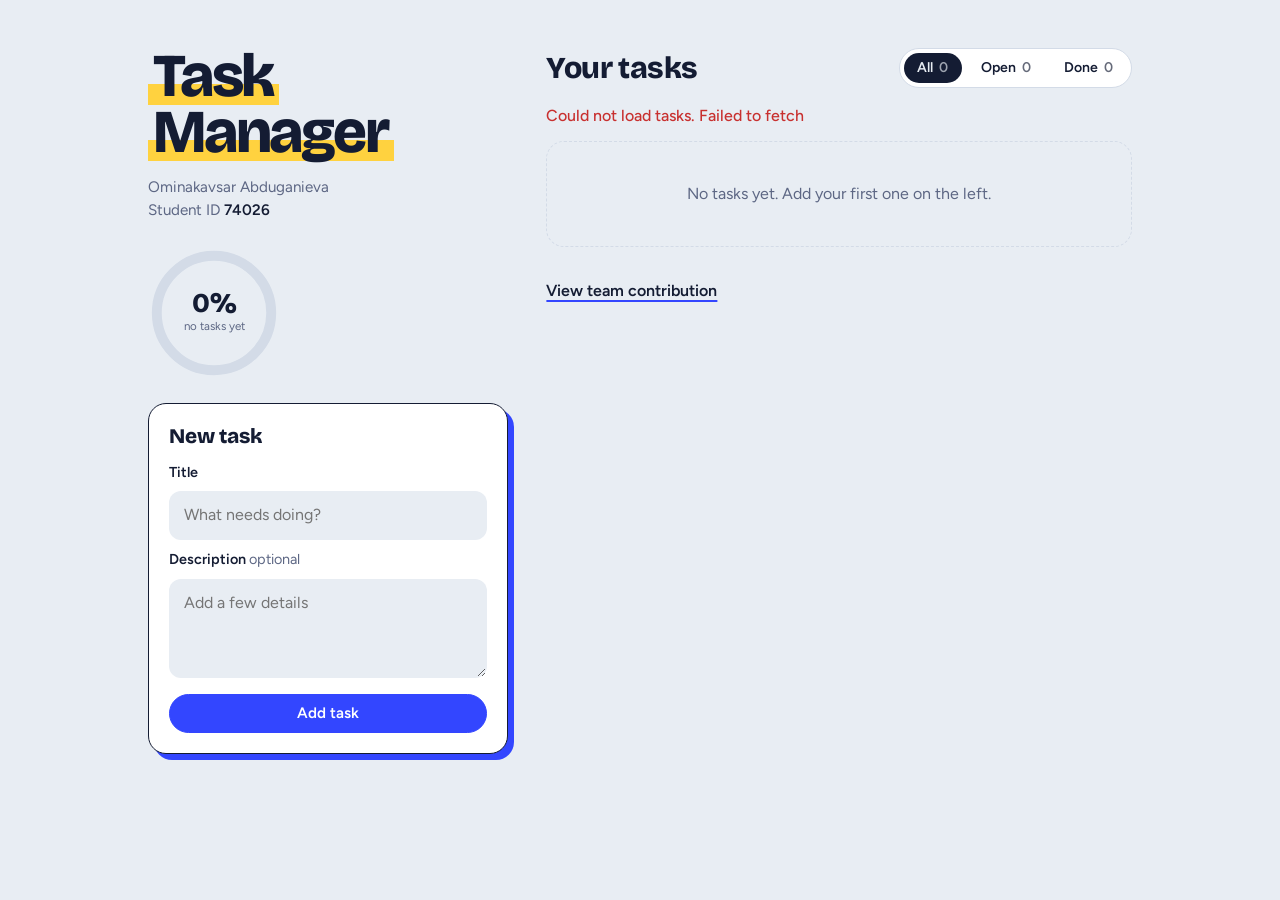
<file: index.html>
<!DOCTYPE html>
<html lang="en">
<head>
  <meta charset="UTF-8">
  <meta name="viewport" content="width=device-width, initial-scale=1">
  <title>Task Manager</title>
  <meta name="description" content="Task Manager – Vistula Team Project">
  <link rel="icon" href="data:image/svg+xml,%3Csvg xmlns='http://www.w3.org/2000/svg' viewBox='0 0 100 100'%3E%3Ctext y='.9em' font-size='90'%3E✔️%3C/text%3E%3C/svg%3E">
  <link rel="preconnect" href="https://fonts.googleapis.com">
  <link rel="preconnect" href="https://fonts.gstatic.com" crossorigin>
  <link href="https://fonts.googleapis.com/css2?family=Bricolage+Grotesque:opsz,wght@12..96,500;12..96,800&family=Figtree:wght@400;500;600&display=swap" rel="stylesheet">
  <link rel="stylesheet" href="style.css">
</head>
<body>
  <main class="shell">
    <aside class="panel">
      <header class="masthead">
        <h1>Task Manager</h1>
        <p class="owner">Ominakavsar Abduganieva<br>Student ID <strong id="student-id">74026</strong></p>
      </header>

      <div class="dial" aria-label="Progress">
        <svg viewBox="0 0 120 120" role="img" aria-label="Completion progress">
          <circle class="dial-track" cx="60" cy="60" r="52"/>
          <circle class="dial-fill" id="dial-fill" cx="60" cy="60" r="52"/>
        </svg>
        <div class="dial-text"><b id="dial-pct">0%</b><span id="dial-sub">no tasks yet</span></div>
      </div>

      <form id="task-form" autocomplete="off">
        <h2 id="form-title">New task</h2>
        <label for="task-title">Title</label>
        <input id="task-title" type="text" maxlength="120" required placeholder="What needs doing?">
        <label for="task-description">Description <span class="opt">optional</span></label>
        <textarea id="task-description" rows="3" maxlength="500" placeholder="Add a few details"></textarea>
        <div class="row">
          <button id="task-submit" type="submit">Add task</button>
          <button id="task-cancel" type="button" hidden>Cancel</button>
        </div>
      </form>
    </aside>

    <section class="board" aria-labelledby="board-title">
      <div class="board-head">
        <h2 id="board-title">Your tasks</h2>
        <div class="tabs" role="group" aria-label="Filter tasks">
          <button type="button" data-filter="all" aria-pressed="true">All <i id="n-all">0</i></button>
          <button type="button" data-filter="active" aria-pressed="false">Open <i id="n-active">0</i></button>
          <button type="button" data-filter="done" aria-pressed="false">Done <i id="n-done">0</i></button>
        </div>
      </div>

      <p id="status-message" role="status" aria-live="polite"></p>
      <ul id="task-list"></ul>

      <footer class="foot">
        <a id="contribution-link" href="contribution.html">View team contribution</a>
      </footer>
    </section>
  </main>
  <script src="app.js"></script>
</body>
</html>
</file>
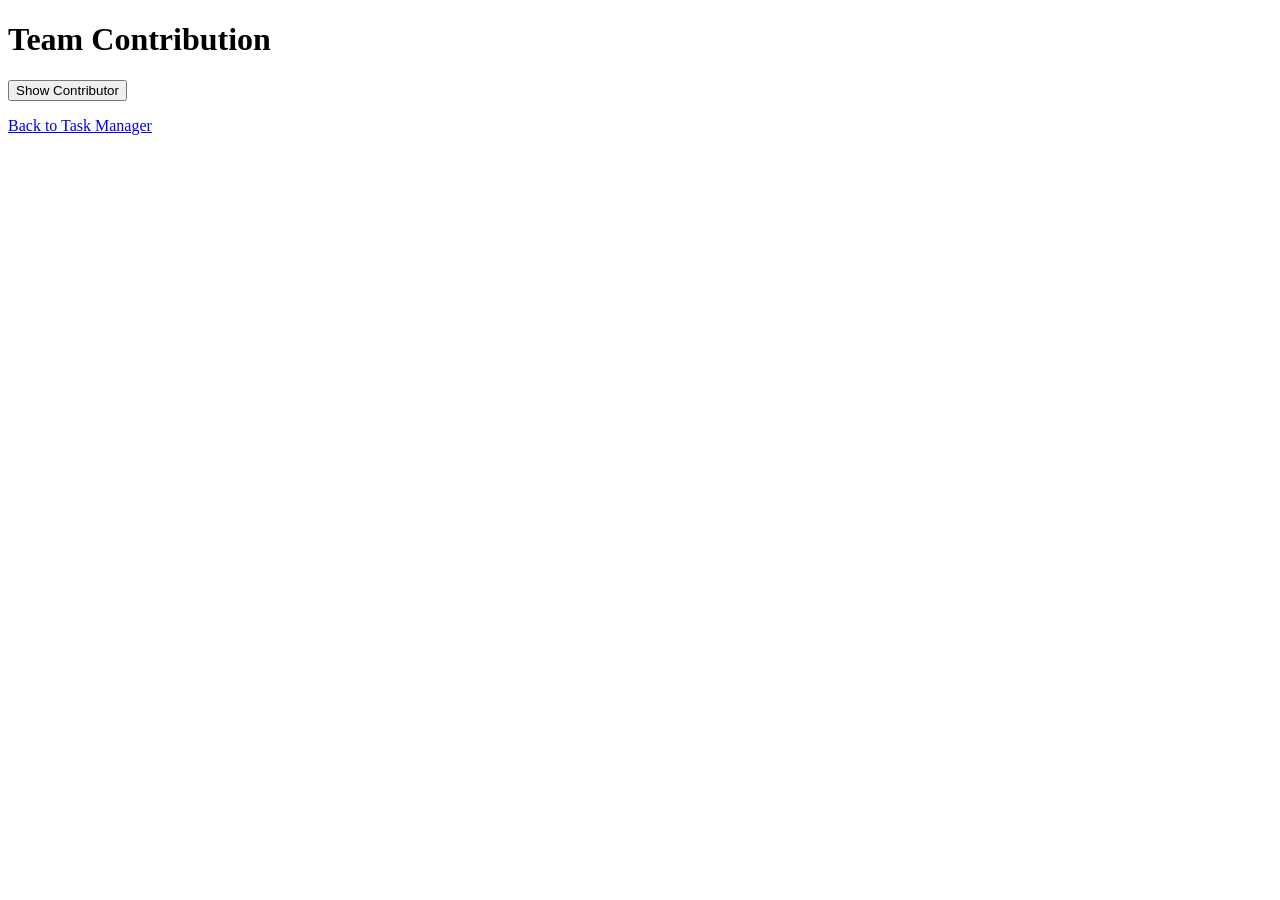
<file: contribution.html>
<!DOCTYPE html>
<html lang="en">
<head>
  <meta charset="UTF-8">
  <meta name="viewport" content="width=device-width, initial-scale=1.0">
  <title>Team Contribution</title>
</head>
<body>
  <h1>Team Contribution</h1>

  <button id="load-contributor">Show Contributor</button>

  <p id="contributor-student-id"></p>

  <a href="index.html">Back to Task Manager</a>

  <script>
    document.getElementById("load-contributor").addEventListener("click", async function() {
      const output = document.getElementById("contributor-student-id");

      try {
        const response = await fetch("contribution.json");
        if (!response.ok) throw new Error("Failed to load");

        const data = await response.json();
        output.textContent = "Contributor Student ID: " + data.contributorStudentId;
      } catch (error) {
        output.textContent = "Error loading contributor information.";
      }
    });
  </script>
</body>
</html>
</file>
<file: style.css>
:root{
  --bg:#e8edf3; --surface:#fff; --ink:#141c33; --muted:#5d6784; --line:#d3dbe7;
  --blue:#3346ff; --blue-ink:#fff; --mint:#12a37a; --mark:#ffd23f; --danger:#c8302f;
  --r:18px; --display:"Bricolage Grotesque",system-ui,sans-serif; --body:"Figtree",system-ui,sans-serif;
}
@media (prefers-color-scheme:dark){
  :root{--bg:#0e1424; --surface:#172038; --ink:#eef1fb; --muted:#9aa5c6; --line:#27324f;
    --blue:#7d8bff; --blue-ink:#0e1424; --mint:#37d3a3; --danger:#ff7b78}
}
*{box-sizing:border-box}
html{scroll-padding-top:1rem}
body{margin:0;background:var(--bg);color:var(--ink);font:400 1rem/1.55 var(--body);-webkit-font-smoothing:antialiased;
  padding:env(safe-area-inset-top) 0 env(safe-area-inset-bottom)}
.shell{max-width:1080px;margin:0 auto;padding:clamp(1rem,4vw,3rem);display:grid;gap:clamp(1.25rem,3vw,2.5rem);
  grid-template-columns:minmax(280px,360px) 1fr;align-items:start}
.panel{position:sticky;top:1.5rem;display:grid;gap:1.5rem}
h1{font:800 clamp(2.6rem,6vw,3.8rem)/.92 var(--display);letter-spacing:-.035em;margin:0 0 .9rem;
  background:linear-gradient(transparent 62%,var(--mark) 62% 90%,transparent 90%);display:inline;
  -webkit-box-decoration-break:clone;box-decoration-break:clone;padding:0 .08em;color:#141c33}
@media (prefers-color-scheme:dark){h1{color:#141c33;background:var(--mark);padding:.04em .2em;border-radius:6px;line-height:1.15}}
.masthead{display:block}
.owner{margin:1rem 0 0;color:var(--muted);font-size:.95rem}
.owner strong{color:var(--ink);font-weight:600}

.dial{position:relative;width:132px;height:132px}
.dial svg{width:100%;height:100%;transform:rotate(-90deg)}
.dial circle{fill:none;stroke-width:9}
.dial-track{stroke:var(--line)}
.dial-fill{stroke:var(--mint);stroke-linecap:round;stroke-dasharray:326.73;stroke-dashoffset:326.73;transition:stroke-dashoffset .7s cubic-bezier(.3,.9,.3,1)}
.dial-text{position:absolute;inset:0;display:grid;place-content:center;text-align:center}
.dial-text b{font:800 1.7rem/1 var(--display)}
.dial-text span{font-size:.72rem;color:var(--muted);max-width:80px}

form{background:var(--surface);border:1.5px solid var(--ink);border-radius:var(--r);padding:1.25rem;box-shadow:6px 6px 0 var(--blue);display:grid;gap:.5rem}
form h2{font:800 1.3rem var(--display);margin:0 0 .25rem;letter-spacing:-.01em}
label{font-weight:600;font-size:.9rem}
.opt{font-weight:400;color:var(--muted)}
input,textarea{width:100%;font:inherit;color:var(--ink);background:var(--bg);border:1.5px solid transparent;border-radius:12px;padding:.7rem .85rem;resize:vertical}
input:focus,textarea:focus{outline:none;border-color:var(--blue);background:var(--surface)}
.row{display:flex;gap:.6rem;margin-top:.5rem}
button{font:600 .95rem var(--body);cursor:pointer;border-radius:999px;border:1.5px solid var(--ink);padding:.6rem 1.1rem;background:transparent;color:var(--ink);transition:transform .12s,background .15s}
button:hover:not(:disabled){transform:translateY(-1px)}
button:active:not(:disabled){transform:translateY(1px)}
button:disabled{opacity:.5;cursor:progress}
button:focus-visible,a:focus-visible{outline:3px solid var(--blue);outline-offset:2px}
#task-submit{background:var(--blue);border-color:var(--blue);color:var(--blue-ink);flex:1}

.board-head{display:flex;flex-wrap:wrap;gap:1rem;justify-content:space-between;align-items:center;margin-bottom:1rem}
.board-head h2{font:800 1.9rem var(--display);letter-spacing:-.02em;margin:0}
.tabs{display:flex;gap:.35rem;background:var(--surface);padding:.25rem;border-radius:999px;border:1px solid var(--line)}
.tabs button{border:0;padding:.4rem .85rem;font-size:.88rem}
.tabs button[aria-pressed=true]{background:var(--ink);color:var(--bg)}
.tabs i{font-style:normal;opacity:.65;margin-left:.2rem}

#status-message{min-height:1.5rem;margin:0 0 .75rem;font-weight:500;color:var(--muted)}
#status-message.error{color:var(--danger)}
#status-message.ok{color:var(--mint)}

#task-list{list-style:none;margin:0;padding:0;display:grid;gap:.85rem}
.task-item{position:relative;display:grid;grid-template-columns:auto 1fr auto;gap:.5rem 1rem;align-items:center;
  background:var(--surface);border:1px solid var(--line);border-radius:var(--r);padding:1rem 1.1rem 1rem 1.4rem;
  animation:drop .35s cubic-bezier(.3,.9,.3,1) both}
.task-item::before,.task-item::after{content:"";position:absolute;left:-9px;width:18px;height:18px;border-radius:50%;background:var(--bg);border:1px solid var(--line);clip-path:inset(0 0 0 50%)}
.task-item::before{top:-9px;display:none}
.task-item::after{top:50%;margin-top:-9px}
.task-item.is-done{background:transparent;border-style:dashed}
.task-item.is-done .task-title{text-decoration:line-through;color:var(--muted)}
.task-item.is-editing{border-color:var(--blue);box-shadow:0 0 0 2px var(--blue)}
.toggle-task{display:inline-flex;align-items:center;gap:.5rem;border:0;padding:.2rem;font-size:.82rem;color:var(--muted);flex-direction:column;border-radius:12px}
.toggle-task .box{width:34px;height:34px;border-radius:50%;border:2px solid var(--ink);display:grid;place-items:center;transition:.2s;font-size:1.1rem;line-height:1;color:transparent}
.is-done .toggle-task .box{background:var(--mint);border-color:var(--mint);color:#fff}
.task-body{min-width:0}
.task-title{font:800 1.15rem/1.25 var(--display);margin:0;overflow-wrap:anywhere;letter-spacing:-.01em}
.task-description{margin:.2rem 0 .4rem;color:var(--muted);overflow-wrap:anywhere;white-space:pre-wrap}
.task-description:empty{display:none}
.task-status{display:inline-block;font-size:.78rem;font-weight:600;padding:.12rem .6rem;border-radius:999px;background:var(--bg);color:var(--muted)}
.is-done .task-status{background:color-mix(in srgb,var(--mint) 18%,transparent);color:var(--mint)}
.actions{display:flex;flex-direction:column;gap:.4rem}
.actions button{padding:.35rem .9rem;font-size:.85rem}
.delete-task{border-color:var(--danger);color:var(--danger)}
.empty{padding:2.5rem 1rem;text-align:center;color:var(--muted);border:1.5px dashed var(--line);border-radius:var(--r)}
.foot{margin-top:2rem}
.foot a{color:var(--ink);font-weight:600;text-underline-offset:4px;text-decoration-thickness:2px;text-decoration-color:var(--blue)}
@keyframes drop{from{opacity:0;transform:translateY(-6px)}}
@media (max-width:820px){.shell{grid-template-columns:1fr}.panel{position:static}}
@media (max-width:520px){.task-item{grid-template-columns:auto 1fr}.actions{grid-column:1/-1;flex-direction:row}}
@media (prefers-reduced-motion:reduce){*{animation:none!important;transition:none!important}}
</file>
